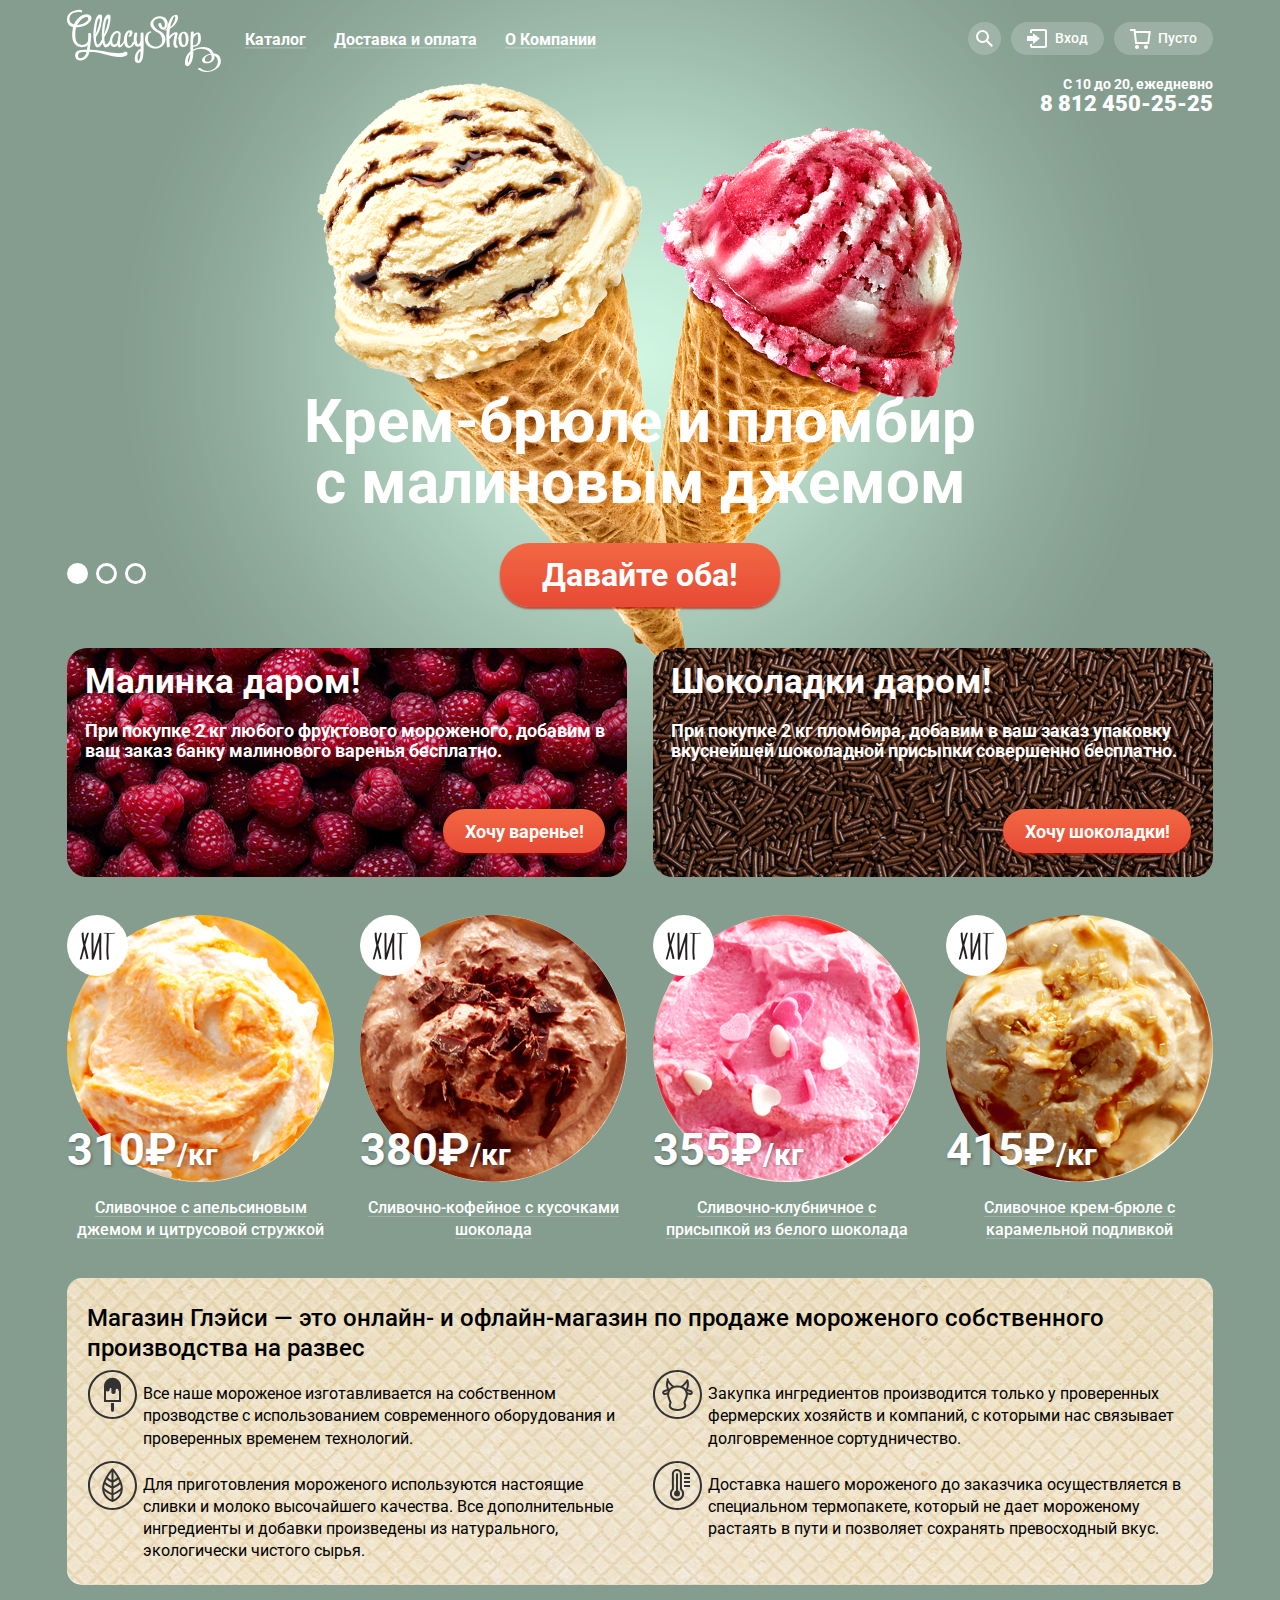
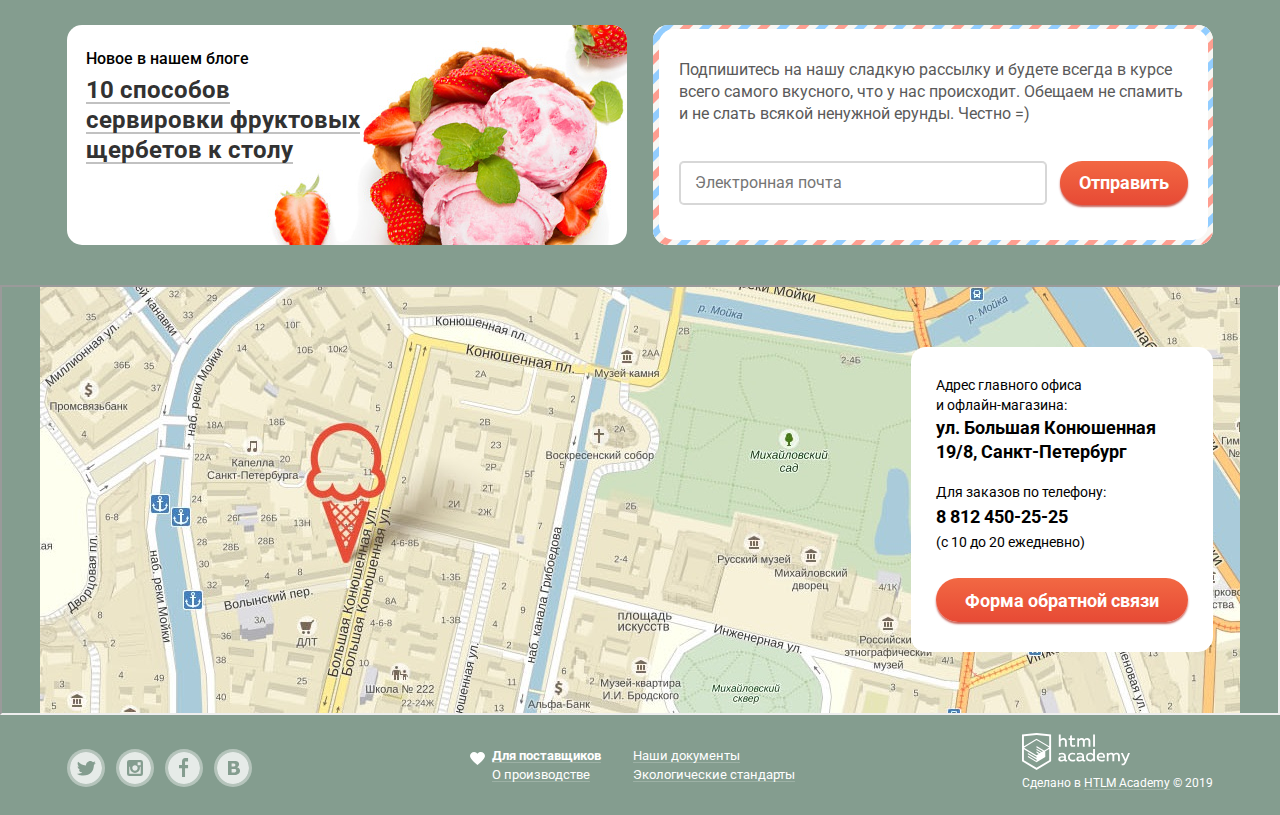
<file: index.html>
<!DOCTYPE html>
<html lang="ru">
  <head>
    <meta charset="utf-8">
    <title>HTML Academy: Глейси</title>
    <link href="https://fonts.googleapis.com/css?family=Roboto:400,500,700&display=swap&subset=cyrillic" rel="stylesheet">
    <link href="css/normalize.min.css" rel="stylesheet">
    <link href="css/style.min.css" rel="stylesheet">
  </head>
  <body class="index-page">
    <input class="slide-radio visually-hidden" type="radio" id="btn-1" name="toggle" checked>
    <input class="slide-radio visually-hidden" type="radio" id="btn-2" name="toggle">
    <input class="slide-radio visually-hidden" type="radio" id="btn-3" name="toggle">

    <div class="slider-background index-page">
      <header class="main-header container">
        <div class="header-top">
          <a aria-label="GllacyShop"><img class="logo" src="img/logo-gllacy.svg" width="154" height="64" alt="GllacyShop"></a>
          <nav class="main-navigation">
            <ul class="main-navigation-list">
              <li class="main-navigation-item">
                <a class="underline"  href="#"><span class="underline-only-normal">Каталог</span></a>
                <ul class="submenu">
                  <li><a href="#">Новинки</a></li>
                  <li><a href="catalog.html">Сливочное</a></li>
                  <li><a href="#">Щербеты</a></li>
                  <li><a href="#">Фруктовый лед</a></li>
                  <li><a href="#">Мелорин</a></li>
                </ul>
              </li>
              <li class="main-navigation-item" >
                <a class="underline button delivery-button" href=""><span class="underline-only-normal">Доставка и оплата</span></a>
              </li>
              <li class="main-navigation-item">
                <a class="underline button about-us-button" href=""><span class="underline-only-normal">О Компании</span></a>
              </li>
            </ul>
          </nav>
          <ul class="user-menu">
            <li class="user-menu-item">
              <a class=" button gray-button find-button" href="">
                <span class="visually-hidden">Поиск</span>
                <svg class="icon" width="17" height="17">
                  <path d="M16.958 15.527L11.75 10.32A6.455 6.455 0 0 0 13 6.5 6.5 6.5 0 1 0 6.5 13a6.465 6.465 0 0 0 3.839-1.263l5.205 5.204 1.414-1.414zM6.5 11C4.019 11 2 8.981 2 6.5S4.019 2 6.5 2 11 4.019 11 6.5 8.981 11 6.5 11z"/>
                </svg>
              </a>
              <form class="find-form header-form" action="https://echo.htmlacademy.ru" method="get">
                <label class="visually-hidden" for="search">Что ищем?</label>
                <input type="search" placeholder="Что ищем?" id="search" name="search" required>
                <button  class="visually-hidden" type="submit">Найти!</button>
              </form>
            </li>
            <li class="user-menu-item">
              <a class="button gray-button login-button" href="">
                <svg  class="icon" width="21" height="20">
                  <path d="M6 14.875L12.917 9.5 6 4.125v2.917H-.042v4.917H6z"/>
                  <path d="M18 0H5C3.9 0 3 .9 3 2v2h2V2h13v15H5v-2H3v2c0 1.1.9 2 2 2h13c1.1 0 2-.9 2-2V2c0-1.1-.9-2-2-2z"/>
                </svg>
                <span>Вход</span>
              </a>
              <form class="login-form header-form" action="https://echo.htmlacademy.ru" method="post">
                <label class="visually-hidden" for="login">Логин: электронная почта</label>
                <input class="email" type="email" name="login" id="login" placeholder="Электронная почта" required>
                <label class="visually-hidden" for="password">Пароль, обязательно к заполнению</label>
                <input class="password" type="password" name="password" id="password" placeholder="Пароль" required>
                <button class="button red-button" type="submit">Войти</button>
                <div class="login-links-wrapper">
                  <a class="i-forget-password underline" href="forget-password.html"><span class="underline-black">Забыли пароль?</span></a>
                  <a class="new-registration underline" href="new-registration.html"><span class="underline-black">Новая регистрация</span></a>
                </div>
              </form>
            </li>
            <li class="user-menu-item">
              <a class="button gray-button basket-button empty-basket" href="">
                <svg class="icon" width="21" height="20">
                  <path class="red-in-case" d="M5.888 4.031L6.922 13h10.45l1.176-8.969z"/>
                  <circle cx="6.984" cy="18" r="2"/>
                  <circle cx="15.984" cy="18" r="2"/>
                  <path d="M5.657 2.031L5.422 0H0v2h3.64l1.5 13h13.988l1.699-12.969H5.657zM17.372 13H6.922L5.888 4.031h12.66L17.372 13z"/>
                </svg>
                <span>Пусто</span>
              </a>
            </li>
          </ul>
        </div>
        <div class="header-bottom">
          <div class="work-time">
            <p>С 10 до 20, ежедневно</p>
            <a class="tel" href="tel:+78124502525" aria-label="Наш телефон: ">
              <b>8 812 450-25-25</b>
            </a>
          </div>
        </div>
      </header>
      <main>
        <h1 class="visually-hidden">Магазин мороженого GllacyShop</h1>
        <section class="special-offer slider container">
          <h2 class="visually-hidden">Специальное предложение</h2>
          <ul class="slider-list">
            <li class="slider-item" id="slide-1">
              <h3>Крем-брюле и пломбир с малиновым джемом</h3>
              <img src="img/slide-1.png" alt="Крем-брюле и пломбир с малиновым джемом" width="1045" height="881">
              <a class="button purchase-button red-button" href="">Давайте оба!</a>
            </li>
            <li class="slider-item" id="slide-2">
              <h3>Шоколадный пломбир и лимонный сорбет </h3>
              <img src="img/slide-2.png" alt="Двойное предложение 3"  width="1045" height="881">
              <a class="button purchase-button red-button" href="">Давайте оба!</a>
            </li>
            <li class="slider-item" id="slide-3">
              <h3>Пломбир с помадкой и клубничный щербет</h3>
              <img src="img/slide-3.png" alt="Двойное предложение 2"  width="1045" height="881">
              <a class="button purchase-button red-button" href="">Давайте оба!</a>
            </li>
          </ul>
          <div class="slider-switcher">
            <label for="btn-1" class="button slider-button current-slide" aria-label="Первый слайд" tabindex="0">
            </label>
            <label for="btn-2" class="button slider-button" aria-label="Второй слайд" tabindex="0">
            </label>
            <label for="btn-3" class="button slider-button" aria-label="Третий слайд" tabindex="0">
            </label>
          </div>
        </section>

        <section class="bonus-offer container">
            <h2 class="visually-hidden">Бонусное предложение</h2>
            <ul class="bonus-offer-list">
              <li class="bonus-offer-item bonus-offer-item1">
                <h3>Малинка даром!</h3>
                <p>При покупке 2 кг любого фруктового мороженого, добавим в ваш заказ банку малинового варенья бесплатно.</p>
                <a class="button purchase-button red-button" href="">Хочу варенье!</a>
              </li>
              <li class="bonus-offer-item bonus-offer-item2">
                <h3>Шоколадки даром!</h3>
                <p>При покупке 2 кг пломбира, добавим в ваш заказ упаковку вкуснейшей шоколадной присыпки совершенно бесплатно.</p>
                <a class="button purchase-button red-button" href="">Хочу шоколадки!</a>
              </li>
            </ul>
        </section>
        <section class="catalog hit-offer container">
          <h2 class="visually-hidden">Хиты продаж</h2>
          <ul class="catalog-list hit-offer">
            <li class="catalog-item">
              <article class="catalog-product">
                <h3><a class="underline" href=""><span class="underline">Сливочное с апельсиновым джемом и цитрусовой стружкой</span></a></h3>
                <p class="is-hit"><span class="visually-hidden">ХИТ</span></p>
                <img src="img/product-crm-orange-citrus.jpg" alt="Сливочное с апельсиновым джемом и цитрусовой стружкой" width="267" height="267">
                <p class="price">310₽<span class="measure">/кг</span></p>
                <a class="button quick-view-button red-button" href="">Быстрый просмотр</a>
              </article>
            </li>
            <li class="catalog-item">
              <article class="catalog-product">
                <h3><a class="underline" href=""><span class="underline">Сливочно-кофейное с кусочками шоколада</span></a></h3>
                <p class="is-hit"><span class="visually-hidden">ХИТ</span></p>
                <img src="img/product-crm-coffee-chocolate.jpg" alt="Сливочно-кофейное с кусочками шоколада" width="267" height="267">
                <p class="price">380₽<span class="measure">/кг</span></p>
                <a class="button  quick-view-button red-button" href="">Быстрый просмотр</a>
              </article>
            </li>
            <li class="catalog-item">
              <article class="catalog-product">
                <h3><a class="underline" href=""><span class="underline">Сливочно-клубничное с присыпкой из белого шоколада</span></a></h3>
                <p class="is-hit"><span class="visually-hidden">ХИТ</span></p>
                <img src="img/product-crm-strawberries-chocolate.jpg" alt="Сливочно-клубничное с присыпкой из белого шоколада" width="267" height="267">
                <p class="price">355₽<span class="measure">/кг</span></p>
                <a class="button  quick-view-button red-button" href="">Быстрый просмотр</a>
              </article>
            </li>
            <li class="catalog-item">
              <article class="catalog-product">
                <h3><a class="underline" href=""><span class="underline">Сливочное крем-брюле с карамельной подливкой</span></a></h3>
                <p class="is-hit"><span class="visually-hidden">ХИТ</span></p>
                <img src="img/product-crm-creme-caramel.jpg" alt="Сливочное крем-брюле с карaмельной подливкой" width="267" height="267">
                <p class="price">415₽<span class="measure">/кг</span></p>
                <a class="button  quick-view-button red-button" href="">Быстрый просмотр</a>
              </article>
            </li>
        </ul>
        </section>
        <section class="features container">
          <div class="features-wrapper">
            <h2 class="visually-hidden">Наши преимущества.</h2>
            <h3>Магазин Глэйси — это онлайн- и офлайн-магазин по продаже мороженого собственного производства на развес</h3>
            <ul class="features-list">
            <li class="features-item we-owners">
              <p> Все наше мороженое изготавливается на собственном
                    прозводстве с использованием современного оборудования
                    и проверенных временем технологий.
              </p>
            </li>
            <li  class="features-item high-quality">
              <p> Закупка ингредиентов производится только у проверенных
                    фермерских хозяйств и компаний, с которыми нас связывает
                    долговременное сортудничество.
              </p>
            </li>
            <li class="features-item eco-standarts">
              <p> Для приготовления мороженого используются настоящие
                    сливки и молоко высочайшего качества. Все дополнительные
                    ингредиенты и добавки произведены из натурального,
                    экологически чистого сырья.
              </p>
            </li>
            <li class="features-item preservation">
              <p> Доставка нашего мороженого до заказчика осуществляется
                    в специальном термопакете, который не дает мороженому
                    растаять в пути и позволяет сохранять превосходный вкус.
              </p>
            </li>
          </ul>
          </div>
        </section>
        <div class="news-subscription container">
          <article class="blog-news">
            <h2>Новое в нашем блоге</h2>
            <h3><a class="underline underline" href=""><span class="underline-black">10 способов сервировки фруктовых щербетов к столу</span></a></h3>
          </article>
          <section class="subscription">
            <h2 class="visually-hidden">Форма для подписки на новости</h2>
            <form class="form" action="https://echo.htmlacademy.ru" method="post">
              <p> Подпишитесь на нашу сладкую рассылку и будете всегда в курсе
                  всего самого вкусного, что у нас происходит.
                  Обещаем не спамить и не слать всякой ненужной ерунды.
                  Честно =) </p>
              <label class="visually-hidden" for="subscription-email">Электронная почта</label>
              <input type="email" name="email" id="subscription-email"  placeholder="Электронная почта" value="">
              <button class="button red-button" type="submit">Отправить</button>
            </form>
          </section>
        </div>
        <section class="contacts">
          <h2 class="visually-hidden">Наши контакты</h2>
          <iframe class="yandex-map" src="https://yandex.ru/map-widget/v1/?um=constructor%3Ae701e40fd2726af44ea99c52d992343ca4b0491d03688eb8a04196adec850fb0&amp;source=constructor" width="1200" height="430"></iframe>
          <img class="contacts-map" src="img/map.jpg" alt="Карта с местоположением Google" width="1200" height="430">
          <div class="container">
            <div class="contacts-card">
              <p class="contacts-item1">Адрес главного офиса и офлайн-магазина:</p>
              <p class="contacts-address">ул. Большая Конюшенная 19/8, Санкт-Петербург</p>
              <p class="contacts-item2">Для заказов по телефону:</p>
              <a class="contacts-tel" href="tel:+78124502525">8 812 450-25-25</a>
              <p class="contacts-working-time">(с 10 до 20 ежедневно)</p>
              <a class="button feedback-button red-button" href="feedback.html">Форма обратной связи</a>
            </div>
          </div>
        </section>
      </main>
      <footer class="container">
        <ul class="social-list">
          <li class="social-item"><a class="button button-social tw" href="https://twitter.com"><span class="visually-hidden">Twitter</span></a></li>
          <li class="social-item"><a class="button button-social insta" href="https://instagram.com"><span class="visually-hidden">Instagram</span></a></li>
          <li class="social-item"><a class="button button-social fb" href="https://facebook.com"><span class="visually-hidden">Facebook</span></a></li>
          <li class="social-item"><a class="button button-social vk" href="https://vk.com"><span class="visually-hidden">vk</span></a></li>
        </ul>
        <nav class="about-us-navigation">
          <ul class="about-us-list column">
            <li class="about-us-item for-suppliers"><a  class="underline" href=""><span class="underline"><b>Для поставщиков</b></span></a></li>
            <li class="about-us-item"><a class="underline" href=""><span class="underline">О производстве</span></a></li>
          </ul>
          <ul class="about-us-list column">
            <li class="about-us-item"><a class="underline" href=""><span class="underline">Наши документы</span></a></li>
            <li class="about-us-item"><a class="underline" href=""><span class="underline">Экологические стандарты</span></a></li>
          </ul>
        </nav>
        <div class="htmlacademy-wrapper">
          <a class="htmlacademy-logo" href="https://htmlacademy.ru/intensive/htmlcss"><img src="img/logo-htmlacademy-small.svg" alt="htmlacademy logo" width="108" height="39"></a>
          <p class="copyright">Сделано в <a class="underline" href="https://htmlacademy.ru/intensive/htmlcss"><span class="underline">HTLM Academy</span></a> © 2019</p>
        </div>
      </footer>
      <section class="modal">
        <form class="feedback-form header-form" action="https://echo.htmlacademy.ru" method="post">
          <h2 class="visually-hidden">Обратная связь</h2>
          <h3>Мы обязательно вам ответим!</h3>
          <label class="visually-hidden" for="name">Как Вас зовут?</label>
          <input class="name" type="text" id="name" placeholder="Как вас зовут?" name="name" required>
          <label class="visually-hidden" for="email">Ваша почта для ответа?</label>
          <input class="email" type="email" id="email" placeholder="Ваша почта для ответа?" name="email" required>
          <label class="visually-hidden" for="message">Напишите что-нибудь...</label>
          <textarea class="message" id="message" placeholder="Напишите что-нибудь..." name="message" required></textarea>
          <button class="button red-button submit" type="submit">Отправить</button>
          <label class="visually-hidden" for="close-form-button">Закрыть окно</label>
          <button class="button modal-close" type="button" id="close-form-button"></button>
        </form>
      </section>
    </div>
    <script src="js/scripts.min.js"></script>
  </body>
</html>
</file>
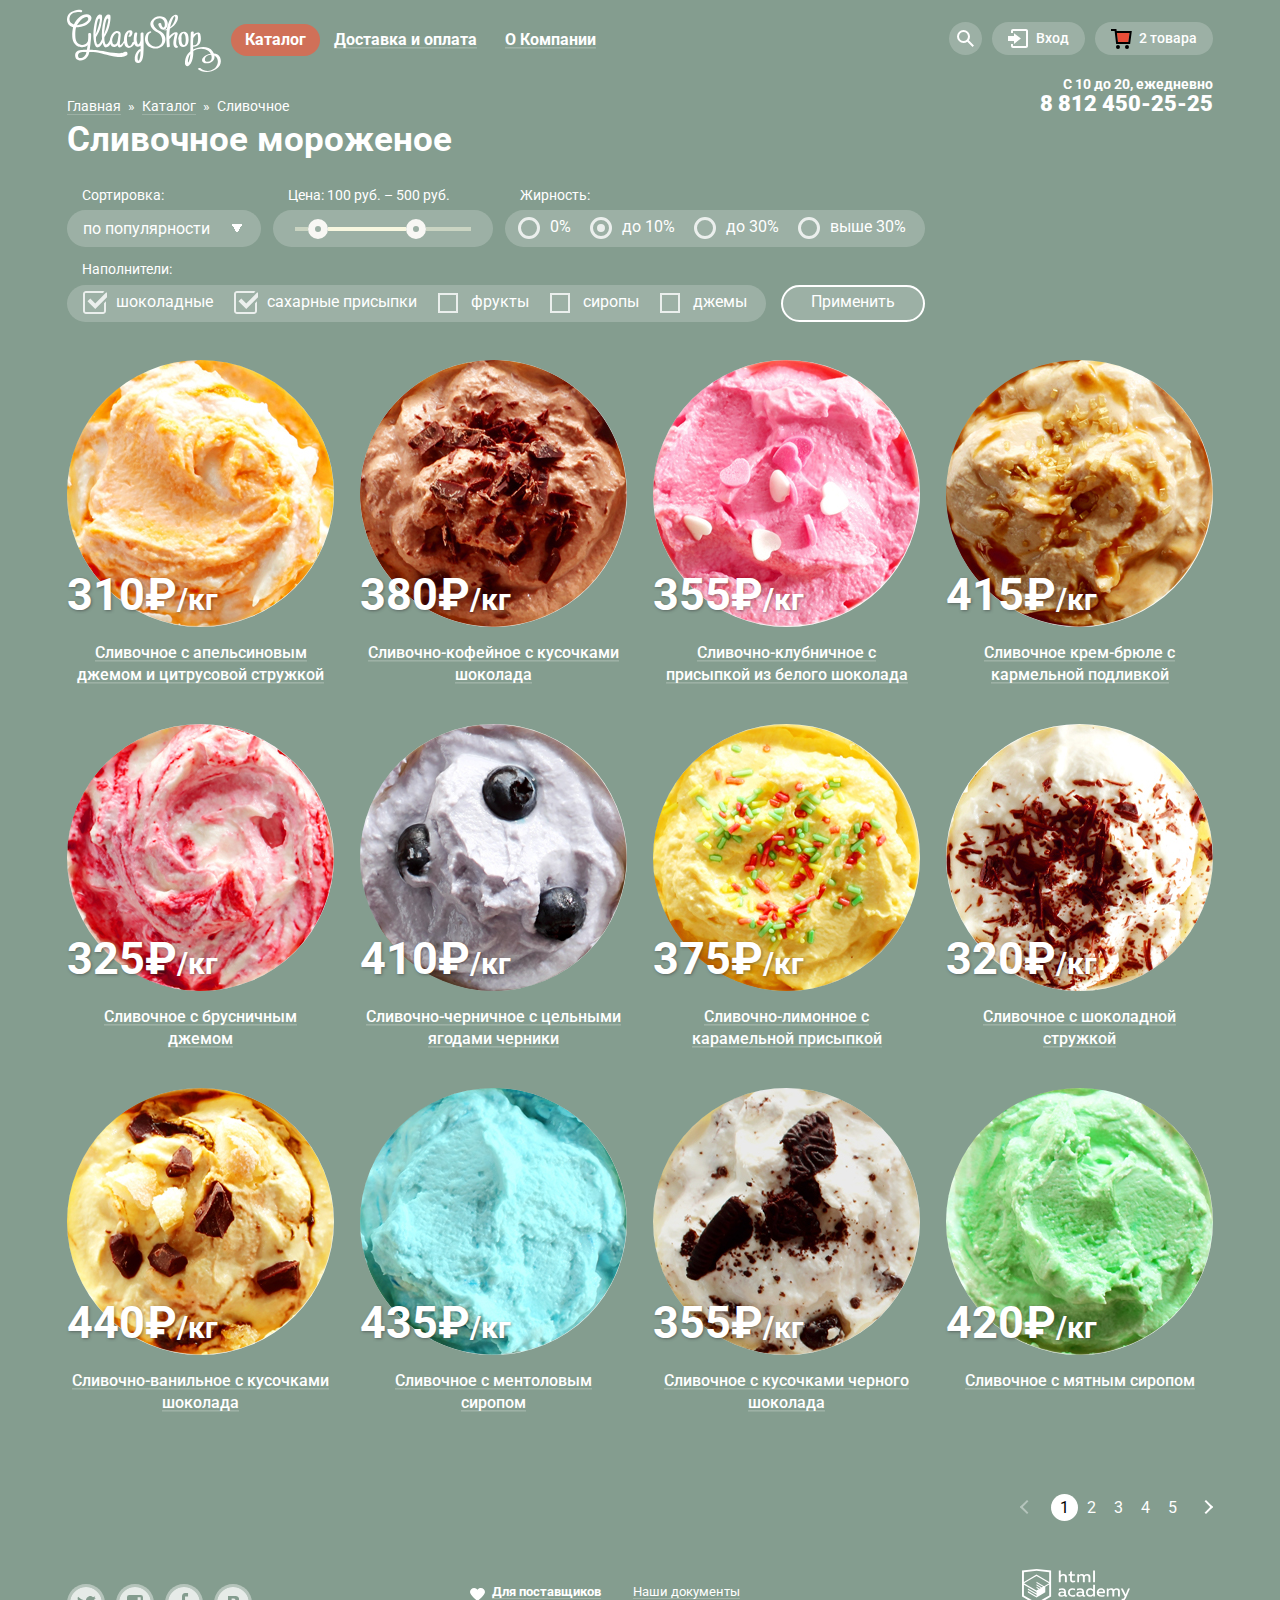
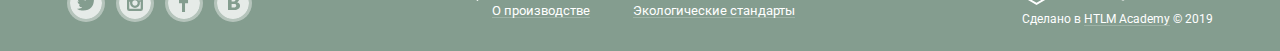
<file: catalog.html>
<!DOCTYPE html>
<html lang="ru">
  <head>
    <meta charset="utf-8">
    <title>HTML Academy: Глейси</title>
    <link href="https://fonts.googleapis.com/css?family=Roboto:400,500,700&display=swap&subset=cyrillic" rel="stylesheet">
    <link href="css/normalize.min.css" rel="stylesheet">
    <link href="css/style.min.css" rel="stylesheet">
  </head>

  <body  class="catalog-page">
    <div class="inner-background">
      <header class="main-header container">
        <div class="header-top">
          <a aria-label="GllacyShop" href="index.html"><img class="logo" src="img/logo-gllacy.svg" width="154" height="64" alt="GllacyShop"></a>
          <nav class="main-navigation">
            <ul class="main-navigation-list">
              <li class="main-navigation-item">
              <a class="no-underline main-navigation-current" href="catalog"><span class="underline-only-normal">Каталог</span></a>
              <ul class="submenu">
                <li><a href="">Новинки</a></li>
                <li class="submenu-current"><a href="catalog.html">Сливочное</a></li>
                <li><a href="">Щербеты</a></li>
                <li><a href="">Фруктовый лед</a></li>
                <li><a href="">Мелорин</a></li>
              </ul>
            </li>
              <li class="main-navigation-item">
                <a class="underline button delivery-button" href=""><span class="underline-only-normal">Доставка и оплата</span></a>
              </li>
                <li class="main-navigation-item">
                <a class="underline button about-us-button" href=""><span class="underline-only-normal">О Компании</span></a>
              </li>
            </ul>
          </nav>
          <ul class="user-menu">
            <li class="user-menu-item">
              <a class=" button gray-button find-button" href="">
                <span class="visually-hidden">Поиск</span>
                <svg class="icon" width="17" height="17">
                    <path d="M16.958 15.527L11.75 10.32A6.455 6.455 0 0 0 13 6.5 6.5 6.5 0 1 0 6.5 13a6.465 6.465 0 0 0 3.839-1.263l5.205 5.204 1.414-1.414zM6.5 11C4.019 11 2 8.981 2 6.5S4.019 2 6.5 2 11 4.019 11 6.5 8.981 11 6.5 11z"/>
                </svg>
              </a>
              <form class="find-form header-form" action="https://echo.htmlacademy.ru" method="get">
                <label class="visually-hidden" for="search">Что ищем?</label>
                <input type="search" placeholder="Что ищем?" id="search" name="search" required>
                <button class="visually-hidden" type="submit">Найти!</button>
              </form>
            </li>
            <li class="user-menu-item">
              <a class=" button gray-button login-button" href="">
                <svg  class="icon" width="21" height="20">
                  <path d="M6 14.875L12.917 9.5 6 4.125v2.917H-.042v4.917H6z"/>
                  <path d="M18 0H5C3.9 0 3 .9 3 2v2h2V2h13v15H5v-2H3v2c0 1.1.9 2 2 2h13c1.1 0 2-.9 2-2V2c0-1.1-.9-2-2-2z"/>
                </svg>
                <span>Вход</span>
              </a>
              <form class="login-form header-form" action="https://echo.htmlacademy.ru" method="post">
                <label class="visually-hidden" for="login">Логин: электронная почта</label>
                <input class="email" type="email" name="login" id="login" placeholder="Электронная почта" required>
                <label class="visually-hidden" for="password">Пароль, обязательно к заполнению</label>
                <input class="password" type="password" name="password" id="password" placeholder="Пароль" required>
                <button class="button red-button" type="submit">Войти</button>
                <div class="login-links-wrapper">
                  <a class="i-forget-password underline" href="forget-password.html"><span class="underline-black">Забыли пароль?</span></a>
                  <a class="new-registration underline" href="new-registration.html"><span class="underline-black">Новая регистрация</span></a>
                </div>
              </form>
            </li>
            <li class="user-menu-item">
              <a class="button gray-button basket-button basket-with-goods" href="">
                <svg class="icon" width="21" height="20">
                    <path class="red-in-case" d="M5.888 4.031L6.922 13h10.45l1.176-8.969z"/>
                    <circle cx="6.984" cy="18" r="2"/>
                    <circle cx="15.984" cy="18" r="2"/>
                    <path d="M5.657 2.031L5.422 0H0v2h3.64l1.5 13h13.988l1.699-12.969H5.657zM17.372 13H6.922L5.888 4.031h12.66L17.372 13z"/>
                </svg>
                <span>2 товара</span>
              </a>
              <div class="basket-form header-form">
                <h2 class="visually-hidden">Ваша корзина</h2>
                <table class="basket-table">
                  <caption class="basket-table-caption">
                    <h3 class="total-row">Итого: 750 руб.</h3>
                    <input name="basket-total" type="hidden" value="750 руб.">
                  </caption>
                  <tr class="basket-table-row">
                    <td><button class="remove-button" type="button"></button></td>
                    <td><img src="img/product-crm-orange-citrus.jpg" alt="Пломбир с апельсиновым джемом"  width="33" height="33"></td>
                    <td><h3>Пломбир с апельсиновым джемом</h3></td>
                    <td><p class="quantity">1,5 кг х <span>200 руб.</span></p></td>
                    <td><p class="sum">300 руб.</p></td>
                  </tr>
                  <tr class="basket-table-row">
                    <td><button class="remove-button" type="button"></button></td>
                    <td><img src="img/product-crm-strawberries-chocolate.jpg" alt="Клубничный пломбир с присыпкой из белого шоколада"  width="33" height="33"></td>
                    <td><h3>Клубничный пломбир с присыпкой из белого шоколада</h3></td>
                    <td><p class="quantity">1,5 кг х <span>300 руб.</span></p></td>
                    <td><p class="sum">450 руб.</p></td>
                  </tr>
                </table>
                <a href="basket.html" class="button red-button">Оформить заказ</a>
              </div>
            </li>
          </ul>
        </div>
        <div class="header-bottom">
          <ul class="breadcrumbs">
            <li><a class="underline" href="index.html"><span class="underline">Главная</span></a></li>
            <li><a class="underline" href=""><span class="underline">Каталог</span></a></li>
            <li class="breadcrumbs-current"><a><span>Сливочное</span></a></li>
          </ul>
          <div class="work-time">
            <p>С 10 до 20, ежедневно</p>
            <a class="tel" href="tel:+78124502525" aria-label="Наш телефон: ">
              <b>8 812 450-25-25</b>
            </a>
          </div>
        </div>
      </header>
      <main>
        <h1 class="title-inner container">Сливочное мороженое</h1>
        <section class="filters container">
          <h2 class="visually-hidden">Фильтр каталога товаров</h2>
          <form class="filters-form" action="https://echo.htmlacademy.ru" method="get">
            <div class="filters-item">
              <label class="filter-items-label">Сортировка:</label>
              <select class="filters-select filters-platform" id="catalog-sort" name="sort">
                <option value="по популярности" selected>по популярности</option>
                <option value="сначала недорогие">сначала недорогие</option>
                <option value="сначала дорогие">сначала дорогие</option>
                <option value="по жирности">по жирности</option>
              </select>
            </div>
            <div class="filters-item">
              <div class="filter-items-label">Цена: 100 руб. – 500 руб.</div>
              <div class="filters-price filters-platform">
                <div class="filters-price-scale">
                  <input type="hidden" name="min-price" value="100">
                  <input type="hidden" name="max-price" value="500">
                  <div class="filters-price-range"></div>
                  <div class="filters-price-toggle toggle-min" tabindex="0" aria-label="Минимальная цена"></div>
                  <div class="filters-price-toggle toggle-max" tabindex="0" aria-label="Максимальная цена"></div>
                </div>
              </div>
            </div>
            <div class="filters-item">
              <div class="filter-items-label">Жирность:</div>
              <ul class="filters-list filters-platform filters-fats">
                <li class="filters-option">
                  <input class="radio visually-hidden" id="filter-fats-zero" tabindex="0" type="radio" name="fats" value="zero">
                  <label class="filters-label non-standart-radio" for="filter-fats-zero">0%</label>
                </li>
                <li class="filters-option">
                  <input class="radio visually-hidden" id="filter-fats-low" tabindex="0" type="radio" name="fats" value="low" checked>
                  <label class="filters-label non-standart-radio" for="filter-fats-low">до 10%</label>
                </li>
                <li class="filters-option">
                  <input class="radio visually-hidden" id="filter-fats-middle" tabindex="0" type="radio" name="fats" value="middle">
                  <label class="filters-label non-standart-radio" for="filter-fats-middle">до 30%</label>
                </li>
                <li class="filters-option">
                  <input class="radio visually-hidden" id="filter-fats-high"  tabindex="0" type="radio" name="fats" value="high">
                  <label class="filters-label non-standart-radio" for="filter-fats-high">выше 30%</label>
                </li>
              </ul>
            </div>
            <div class="filters-item" aria-label="Фильтр по наполнителям">
              <div class="filter-items-label">Наполнители:</div>
              <ul class="filters-list filters-platform filters-fillers">
                <li class="filters-option">
                  <input class="visually-hidden" id="filter-chocolate" type="checkbox" name="chocolate" checked>
                  <label class="filters-label non-standart-checkbox" for="filter-chocolate">шоколадные</label>
                </li>
                <li class="filters-option">
                  <input class="visually-hidden" id="filter-sugar" type="checkbox" name="sugar" checked>
                  <label class="filters-label non-standart-checkbox" for="filter-sugar">сахарные присыпки</label>
                </li>
                <li class="filters-option">
                  <input class="visually-hidden" id="filter-fruit" type="checkbox" name="fruit">
                  <label class="filters-label non-standart-checkbox" for="filter-fruit">фрукты</label>
                </li>
                <li class="filters-option">
                  <input class="visually-hidden" id="filter-syrups" type="checkbox" name="syrups">
                  <label class="filters-label non-standart-checkbox" for="filter-syrups">сиропы</label>
                </li>
                <li class="filters-option">
                  <input class="visually-hidden" id="filter-jams" type="checkbox" name="jams">
                  <label class="filters-label non-standart-checkbox" for="filter-jams">джемы</label>
                </li>
              </ul>
            </div>
            <button class="button filters-button filters-platform" type="submit">Применить</button>
          </form>
        </section>
        <section class="catalog container">
          <h2 class="visually-hidden">Ассортимент сливочного мороженого</h2>
          <ul class="catalog-list">
            <li class="catalog-item">
              <article class="catalog-product">
                <h3><a class="underline" href=""><span class="underline">Сливочное с апельсиновым джемом и цитрусовой стружкой</span></a></h3>
                <img src="img/product-crm-orange-citrus.jpg" alt="Сливочное с апельсиновым джемом и цитрусовой стружкой" width="267" height="267">
                <p class="price">310₽<span class="measure">/кг</span></p>
                <a class="button red-button quick-view-button" href="">Быстрый просмотр</a>
              </article>
            </li>
            <li class="catalog-item">
              <article class="catalog-product">
                <h3><a class="underline" href=""><span class="underline">Сливочно-кофейное с кусочками шоколада</span></a></h3>
                <img src="img/product-crm-coffee-chocolate.jpg" alt="Сливочно-кофейное с кусочками шоколада" width="267" height="267">
                <p class="price">380₽<span class="measure">/кг</span></p>
                <a class="button red-button quick-view-button" href="">Быстрый просмотр</a>
              </article>
            </li>
            <li class="catalog-item">
              <article class="catalog-product">
                <h3><a class="underline" href=""><span class="underline">Сливочно-клубничное с присыпкой из белого шоколада</span></a></h3>
                <img src="img/product-crm-strawberries-chocolate.jpg" alt="Сливочно-клубничное с присыпкой из белого шоколада" width="267" height="267">
                <p class="price">355₽<span class="measure">/кг</span></p>
                <a class="button red-button quick-view-button" href="">Быстрый просмотр</a>
              </article>
            </li>
            <li class="catalog-item">
              <article class="catalog-product">
                <h3><a class="underline" href=""><span class="underline">Сливочное крем-брюле с кармельной подливкой</span></a></h3>
                <img src="img/product-crm-creme-caramel.jpg" alt="Сливочное крем-брюле с кармельной подливкой" width="267" height="267">
                <p class="price">415₽<span class="measure">/кг</span></p>
                <a class="button red-button quick-view-button" href="">Быстрый просмотр</a>
              </article>
            </li>
            <li class="catalog-item">
              <article class="catalog-product">
                <h3><a class="underline" href=""><span class="underline">Сливочное с брусничным джемом</span></a></h3>
                <img src="img/product-crm-cowberry.jpg" alt="Сливочное с брусничным джемом" width="267" height="267">
                <p class="price">325₽<span class="measure">/кг</span></p>
                <a class="button red-button quick-view-button" href="">Быстрый просмотр</a>
              </article>
            </li>
            <li class="catalog-item">
              <article class="catalog-product">
                <h3><a class="underline" href=""><span class="underline">Сливочно-черничное с цельными ягодами черники</span></a></h3>
                <img src="img/product-crm-blueberry.jpg" alt="Сливочно-черничное с цельными ягодами черники" width="267" height="267">
                <p class="price">410₽<span class="measure">/кг</span></p>
                <a class="button red-button quick-view-button" href="">Быстрый просмотр</a>
              </article>
            </li>
            <li class="catalog-item">
              <article class="catalog-product">
                <h3><a class="underline" href=""><span class="underline">Сливочно-лимонное с карамельной присыпкой</span></a></h3>
                <img src="img/product-crm-lemon-caramel.jpg" alt="Сливочно-лимонное с карамельной присыпкой" width="267" height="267">
                <p class="price">375₽<span class="measure">/кг</span></p>
                <a class="button red-button quick-view-button" href="">Быстрый просмотр</a><!--Исправить-->
              </article>
            </li>
            <li class="catalog-item">
              <article class="catalog-product">
                <h3><a class="underline" href=""><span class="underline">Сливочное с шоколадной стружкой</span></a></h3>
                <img src="img/product-crm-chocolate-chips.jpg" alt="Сливочное с шоколадной стружкой" width="267" height="267">
                <p class="price">320₽<span class="measure">/кг</span></p>
                <a class="button red-button quick-view-button" href="">Быстрый просмотр</a><!--Исправить-->
              </article>
            </li>
            <li class="catalog-item">
              <article class="catalog-product">
                <h3><a class="underline" href=""><span class="underline">Сливочно-ванильное с кусочками шоколада</span></a></h3>
                <img src="img/product-crm-vanilla-chocolate.jpg" alt="Сливочно-ванильное с кусочками шоколада" width="267" height="267">
                <p class="price">440₽<span class="measure">/кг</span></p>
                <a class="button red-button quick-view-button" href="">Быстрый просмотр</a><!--Исправить-->
              </article>
            </li>
            <li class="catalog-item">
              <article class="catalog-product">
                <h3><a class="underline" href=""><span class="underline">Сливочное с ментоловым сиропом</span></a></h3>
                <img src="img/product-crm-menthol-sirup.jpg" alt="Сливочное с ментоловым сиропом" width="267" height="267">
                <p class="price">435₽<span class="measure">/кг</span></p>
                <a class="button red-button quick-view-button" href="">Быстрый просмотр</a><!--Исправить-->
              </article>
            </li>
            <li class="catalog-item">
              <article class="catalog-product">
                <h3><a class="underline" href=""><span class="underline">Сливочное с кусочками черного шоколада</span></a></h3>
                <img src="img/product-crm-black-chocolate.jpg" alt="Сливочное с кусочками черного шоколада" width="267" height="267">
                <p class="price">355₽<span class="measure">/кг</span></p>
                <a class="button red-button quick-view-button" href="">Быстрый просмотр</a><!--Исправить-->
              </article>
            </li>
            <li class="catalog-item">
              <article class="catalog-product">
                <h3><a class="underline" href=""><span class="underline">Сливочное с мятным сиропом</span></a></h3>
                <img src="img/product-crm-mint.jpg" alt="Сливочное с мятным сиропом" width="267" height="267">
                <p class="price">420₽<span class="measure">/кг</span></p>
                <a class="button red-button quick-view-button" href="">Быстрый просмотр</a>
              </article>
            </li>
        </ul>
          <ul class="paginator">
            <li><a class="button  button-prev disabled">Назад</a></li>
            <li class="current-page"><a class="button  button-page-number" href="1">1</a></li>
            <li><a class="button  button-page-number" href="2">2</a></li>
            <li><a class="button  button-page-number" href="3">3</a></li>
            <li><a class="button  button-page-number" href="4">4</a></li>
            <li><a class="button  button-page-number" href="5">5</a></li>
            <li><a class="button  button-next" href="next">Вперед</a></li>
          </ul>
        </section>
      </main>
      <footer class="container">
        <ul class="social-list">
          <li class="social-item"><a class="button button-social tw" href="https://twitter.com"><span class="visually-hidden">Twitter</span></a></li>
          <li class="social-item"><a class="button button-social insta" href="https://instagram.com"><span class="visually-hidden">Instagram</span></a></li>
          <li class="social-item"><a class="button button-social fb" href="https://facebook.com"><span class="visually-hidden">Facebook</span></a></li>
          <li class="social-item"><a class="button button-social vk" href="https://vk.com"><span class="visually-hidden">vk</span></a></li>
        </ul>
        <nav class="about-us-navigation">
          <ul class="about-us-list column">
            <li class="about-us-item for-suppliers"><a  class="underline" href=""><span class="underline"><b>Для поставщиков</b></span></a></li>
            <li class="about-us-item"><a class="underline" href=""><span class="underline">О производстве</span></a></li>
          </ul>
          <ul class="about-us-list column">
            <li class="about-us-item"><a class="underline" href=""><span class="underline">Наши документы</span></a></li>
            <li class="about-us-item"><a class="underline" href=""><span class="underline">Экологические стандарты</span></a></li>
          </ul>
        </nav>
        <div class="htmlacademy-wrapper">
          <a href="https://htmlacademy.ru/intensive/htmlcss"><img src="img/logo-htmlacademy-small.svg" alt="htmlacademy logo" width="108" height="39"></a>
          <p class="copyright">Сделано в <a class="underline" href="https://htmlacademy.ru/intensive/htmlcss"><span class="underline">HTLM Academy</span></a> © 2019</p>
        </div>
      </footer>
    </div>
  </body>
</html>
</file>
<file: css/style.min.css>
body {font-family: "Roboto", "Tahoma", sans-serif;color: white;min-width: 1166px;}.inner-background {background-color: #849d8f;}img {max-width: 100%;height: auto;}.container {width: 1146px;padding: 0 10px;margin: 0 auto;}.visually-hidden, input[type="checkbox"].visually-hidden, input[type="radio"].visually-hidden {position: absolute;width: 1px;height: 1px;margin: -1px;border: 0;padding: 0;clip: rect(0 0 0 0);overflow: hidden;}.button {display: block;box-sizing: border-box;color: white;vertical-align: middle;text-align: center;margin: 0;text-decoration: none;}.button.red-button {border: 0;box-shadow: 0px 2px 2px 0 rgba(172, 16, 0, 0.64);background-image: linear-gradient(to top, #e74a35, #f26843);border-radius: 30px;font-weight: bold;padding: 0 19px;height: 44px;font-size: 18px;}.button.red-button:hover, .button.red-button:focus {box-shadow: 0px 2px 2px 0 #ac1000;background-image: linear-gradient(to bottom, rgba(255, 255, 255, 0.2), rgba(255, 255, 255, 0.2)), linear-gradient(to top, #e74a35, #f26843);}.button.red-button:active {box-shadow: inset 0px 2px 2px 0 #942718;background-image: linear-gradient(to bottom, rgba(0, 0, 0, 0.07), rgba(0, 0, 0, 0.07)), linear-gradient(to bottom, #e74a35, #f26843);}.gray-button {background-color: rgba(255, 255, 255, 0.2);border-radius: 30px;padding: 0 16px 0 16px;}.gray-button:hover, .gray-button:focus {background-color: #f8f7f4;color: black;}.gray-button .icon {fill: white;vertical-align: middle;}.icon .red-in-case {fill: none;}.gray-button .icon:not(:last-child) {margin-right: 4px;}.gray-button:hover .icon, .gray-button:focus .icon {fill: black;}.underline {text-decoration: none;color: inherit;font-size: inherit;font-weight: inherit;}.underline>[class^="underline"] {color: inherit;background-image: linear-gradient(to right, rgba(255,255,255,0.2), rgba(255,255,255,0.2));background-position: 0 1.1em;background-repeat: no-repeat;background-size: 100% 0.1em;}a:hover>[class^="underline"], a:focus>[class^="underline"], a:active>[class^="underline"] {color: black;}.underline:hover>.underline, .underline:focus>.underline, .underline:active>.underline{background-image: linear-gradient(to right, rgba(255, 188, 158, 0.3), rgba(255, 188, 158,0.3));color: rgb(255, 188, 158);}.underline>.underline-black {background-image: linear-gradient(to right, rgba(50, 50, 50, 0.3), rgba(50, 50, 50, 0.3));color: rgb(50, 50, 50);}.underline:hover>.underline-black, .underline:focus>.underline-black, .underline:active>.underline-black {background-image: linear-gradient(to right, rgba(232, 77, 55, 0.3), rgba(232, 77, 55, 0.3));color: rgb(232, 77, 55);}.subscription input::placeholder, .header-form input::placeholder, .header-form textarea::placeholder {font-weight: normal;}.subscription input, .header-form input, .header-form textarea {border: 0;border-radius: 5px;border-color: transparent;box-shadow: inset 0 0 0 1px rgba(178, 178, 178, 0.52);box-sizing: border-box;line-height: 44px;font-size: inherit;font-family: inherit;font-weight: bold;padding-left: 15px;height: 44px;}.subscription input:hover, .header-form input:hover, .header-form textarea:hover {box-shadow: inset 0 0 0 2px rgba(154, 154, 154, 0.52);}.subscription input:focus, .header-form input:focus, .header-form textarea:focus {font-weight: bold;box-shadow: inset 0 0 0 2px rgba(46, 136, 228, 0.52);}.main-header {position: relative;display: flex;z-index: 2;flex-direction: column;flex-wrap: wrap;padding-top: 9px;}.header-top {display: flex;}.header-bottom {display: flex;}.logo {margin: 0;margin-right: 10px;}.main-navigation {display: flex;}.main-navigation-list {display: flex;list-style: none;margin: 0;padding: 0;width: 600px;align-items: center;}.main-navigation-item {position: relative;margin-top: -7px;}.main-navigation-item > a:hover, .main-navigation-item > a:focus {border-radius: 20px;background-color: #f8f7f4;background-image: none;}.main-navigation-item > a:active {border-radius: 20px;box-shadow: inset 0px 2px 1px 0 #696969;background-color: #ededed;}.main-navigation-item .main-navigation-current {display: block;border-radius: 20px;background-color: #d07058;line-height: 32px;}.main-navigation-item > a {position: relative;display: block;line-height: 32px;vertical-align: middle ;color: white;font-size: 16px;font-weight: bold;text-decoration: none;padding-left: 14px;padding-right: 14px;}.main-navigation-item .submenu {display: none;margin: 0;padding: 0;list-style: none;position: absolute;z-index: 10;border-collapse: collapse;border-radius: 5px;background-color: #f8f7f4;color: black;top: 38px;white-space: nowrap;}.submenu a {display: block;color: black;text-decoration: none;margin: 0 20px;line-height: 28px;font-size: 14px;}.submenu-current a {color: white;}.main-navigation-item:hover .submenu, .main-navigation-item a:active .submenu {display: block;}.main-navigation-item:focus-within .submenu {display: block;}.submenu::before {display: block;position: absolute;z-index: 7;content: "";width: 100%;height: 10px;top: -10px;}.submenu li:hover, .submenu li:focus {background-color: #fbded8;}.submenu li:focus-within {background-color: #fbded8;}.submenu li:active {background-color: #f6b5a5 ;}.submenu .submenu-current {background-color: #d07058;}.submenu li:first-child:hover, .submenu li:first-child:focus {border-radius: 5px 5px 0 0;}.submenu li:first-child:focus-within {border-radius: 5px 5px 0 0;}.submenu li:last-child:hover, .submenu li:last-child:focus {border-radius: 0 0 5px 5px;}.submenu li:last-child:focus-within {border-radius: 0 0 5px 5px;}.submenu li:first-child {font-weight: bold;background-image: linear-gradient(to right, rgba(0,0,0,0.2), rgba(0,0,0,0.2));background-position: 6px 35px;background-repeat: no-repeat;background-size: 128px 1px;}.submenu li:first-child a {line-height: 37px;}.submenu li:nth-child(2) a {line-height: 37px;}.user-menu {list-style: none;margin: 0;padding: 0;display: flex;width: 300px;justify-content: flex-end;align-items: center;margin-left: auto }.user-menu .button {font-size: 14px;line-height: 33px;font-weight: 500;margin-top: -10px;}.user-menu-item {position: relative;}.user-menu-item:not(:last-child) {margin-right: 10px;}.user-menu .find-button {padding: 0;text-align: center;width: 33px;height: 33px;border-radius: 50%;}.find-button:hover ~ .find-form, .find-button:focus ~ .find-form, .find-form:hover, .find-form:focus {display: flex;}.login-button:hover ~ .login-form, .login-button:focus ~ .login-form, .login-form:hover, .login-form:focus {display: flex;}.basket-button:hover .red-in-case, .basket-button:focus .red-in-case {fill: #E84D37;}.basket-with-goods .red-in-case {fill: #E84D37;}.basket-with-goods .icon {fill: black;}.basket-with-goods:hover ~ .basket-form, .basket-with-goods:focus ~ .basket-form, .basket-form:hover {display: block;}.work-time {margin: 0;padding: 0;font-size: 14px;line-height: 15px;font-weight: bold;text-align: right;margin-left: auto;}.work-time p {margin: 0;padding: 0;}.work-time .tel {color: white;font-size: 22px;line-height: 24px;text-decoration: none;font-weight: bold;}.title-inner {font-size: 35px;font-weight: bold;line-height: 38px;margin-top: 5px;}.breadcrumbs {display: flex;list-style: none;padding: 0;margin: 0;align-items: flex-end;font-size: 14px;line-height: 20px;}.breadcrumbs li {position: relative;padding-right: 21px;}.breadcrumbs li:not(:last-child)::after {content: "»";position: absolute;top: 0;right: 7px;}.filters-form {margin-top: 14px;display: flex;flex-wrap: wrap;align-items: flex-end;width: 858px;justify-content: space-between;}.filters-list {list-style: none;margin: 0;padding: 0;}.filters-item {display: flex;flex-direction: column;margin-top: 14px;}.filter-items-label {font-size: 14px;padding-left: 15px;}.filters-platform {display: flex;justify-content: space-between;box-sizing: border-box;margin-top: 7px;height: 37px;background-color: rgba(255, 255, 255, 0.2);color: white;font-size: 16px;border-radius: 200px;border: 0;}.filters-select {display: block;width: 194px;-webkit-appearance: none;-moz-appearance: none;appearance: none;padding-left: 16px;background-image: linear-gradient(60deg, transparent 50%, white 50%), linear-gradient(-60deg, transparent 50%, white 50%);background-repeat: no-repeat;background-position: 165px center, 170px center;background-size: 5px 10px;}.filters-select::-ms-expand {display: none;}.filters-select:hover {color: black;background-image: linear-gradient(60deg, transparent 50%, black 50%), linear-gradient(-60deg, transparent 50%, black 50%);}.filters-select option {background-color: white;line-height: 16px;height: 20px;font-size: 14px;}.filters-price {width: 220px;}.filters-price-scale {position: relative;z-index: 4;display: block;width: 176px;height: 4px;margin: 17px 22px;border-left: 13px solid rgba(248, 247, 224, 0.5);border-right: 45px solid rgba(248, 247, 224, 0.5);}.filters-price-range {display: block;margin: 0 20px;z-index: 3;height: 4px;background-color: rgba(248, 247, 224, 1);}.filters-price-toggle {position: absolute;z-index: 5;top: -8px;display: block;box-sizing: border-box;width: 20px;height: 20px;border-radius: 50%;border: 7px solid rgb(248, 247, 244);}.filters-price-toggle.toggle-max {right: 0;}.filters-price-toggle.toggle-min {left: 0;}.filters-label {position: relative;padding-left: 32px;margin-right: 19px;}.filters-option:last-child .filters-label {margin-right: 0;}.filters-fats {padding-top: 8px;padding-left: 13px;padding-right: 19px;width: 420px;}.non-standart-radio::before {position: absolute;box-sizing: border-box;left: 0px;top: 0px;display: block;content: "";width: 22px;height: 22px;border-radius: 50%;border-style: solid;border-width: 3px;}.filters-label:hover::before, .filters-label:hover::after {opacity: 1;cursor: pointer;}.filters-option input:focus ~ .filters-label::before {opacity: 1;cursor: pointer;outline: 1px solid blue;}.filters-label::before, .filters-label::after {opacity: 0.8;}.filters-option input[type=radio]:checked ~ .non-standart-radio::after {position: absolute;box-sizing: border-box;display: block;content: "";width: 8px;height: 8px;border-radius: 50%;border-width: 4px;border-style: solid;top: 7px;left: 7px;}.filters-fillers {padding-top: 8px;padding-left: 16px;padding-right: 19px;}.non-standart-checkbox {padding-left: 33px;margin-right: 21px;}.non-standart-checkbox::before {position: absolute;box-sizing: border-box;display: block;content: "";width: 20px;height: 20px;border-style: solid;border-width: 2px;}.filters-option input[type=checkbox]:checked ~ .non-standart-checkbox::before {position: absolute;box-sizing: border-box;top: -1px;display: block;width: 24px;height: 23px;content: "";border: 0;background-image: url(../img/btn-checkbox-on.svg);}.filters-option input[type=checkbox]:disabled ~ .non-standart-checkbox::before, .filters-option input[type=radio]:disabled ~ .non-standart-radio::before, .filters-option input[type=radio]:disabled ~ .non-standart-radio::after {opacity: 0.4;cursor: default;}.filters-button {box-sizing: border-box;width: 144px;justify-content: center;line-height: 28px;border: 2px solid white;}.filters-button:hover {background-color: white;color: black;}.filters-button:active {box-shadow: inset 0px 2px 1px 0 #696969;background-color: #ededed;color: black;}.slider-background {position: relative;display: block;transition: background-color 2s ease;}#btn-1:checked ~ .slider-background {background-color: #849d8f;}#btn-2:checked ~ .slider-background{background-color: #8996a6;}#btn-3:checked ~ .slider-background {background-color: #9d8b84;}#btn-1:checked ~ .slider-background label[for="btn-1"], #btn-2:checked ~ .slider-background label[for="btn-2"], #btn-3:checked ~ .slider-background label[for="btn-3"] {background-color: #ffffff;}.slider-item {display: none;text-align: center;transition: display 0.5s ease;}#btn-1:checked ~ .slider-background #slide-1, #btn-2:checked ~ .slider-background #slide-2, #btn-3:checked ~ .slider-background #slide-3 {display: block;}.special-offer {display: flex;flex-wrap: wrap;flex-direction: column;margin-top: 10px;padding-bottom: 23px;}.special-offer .slider-list {list-style: none;padding: 0;margin: 0;}.slider-item img {position: absolute;z-index: 1;margin: auto;top: 0;left: 50%;margin-left: -523px;}.slider-item h3 {position: absolute;z-index: 4;display: block;margin: auto;left: 50%;top: 392px;margin-left: -337px;font-weight: bold;font-size: 60px;width: 674px;line-height: 60.5px;}.slider-item .button {position: absolute;z-index: 5;top: 543px;left: 50%;width: 280px;margin: auto;margin-left: -140px;font-size: 32px;line-height: 64px;font-weight: bold;height: 64px;}.slider-button {position: relative;z-index: 2;display: block;border: 3px solid white;border-radius: 50%;width: 21px;height: 21px;margin-right: 8px;margin-top: 437px;}.slider-button:hover, .slider-button:focus {background-color: rgba(255, 255, 255, 0.4);}.slider-radio:focus ~ .slider-button {outline: 2px solid blue;background-color: rgba(255, 255, 255, 0.4);}.slider-switcher {display: flex;}.bonus-offer {margin-top: 41px;}.bonus-offer {position: relative;z-index: 7;}.bonus-offer-list {display: flex;flex-wrap: wrap;justify-content: space-between;margin: 0;padding: 0;}.bonus-offer li {box-sizing: border-box;display: block;width: 560px;min-height: 229px;border-radius: 20px;padding-left: 18px;padding-top: 14px;}.bonus-offer-item1 {background-color: #8E1730;background-image: url(../img/bg-raspberries.jpg);}.bonus-offer-item2 {background-color: #5E3A29;background-image: url(../img/bg-chocolate.jpg);}.bonus-offer h3 {font-size: 35px;font-weight: bold;margin: 0;}.bonus-offer p {font-size: 18px;font-weight: bold;}.bonus-offer .button {margin-top: 29px;margin-right: 22px;line-height: 45px;float: right;padding-left: 22px;padding-right: 21px;}.catalog {margin-top: 30px;padding-top: 8px;}.catalog-list {display: flex;flex-wrap: wrap;margin: 0;padding: 0;list-style: none;margin-top: -38px;}.catalog-item {margin-top: 38px;margin-right: 26px;position: relative;}.catalog-item:nth-child(4n) {margin-right: 0;}.catalog-product {display: flex;position: relative;flex-direction: column;}.hit-offer .is-hit {display: block;position: absolute;z-index: 1;margin: 0;width: 61px;height: 61px;background-image: url(../img/mark-hit.svg);background-repeat: no-repeat;}.catalog-product img {border-radius: 50%;}.catalog-product h3 {width: 258px;font-size: 16px;margin: 0;margin-top: 15px;line-height: 22px;text-align: center;font-weight: 500;align-self: center;order: 3;}.catalog-product::before {display: none;content: "";position: absolute;top: -6px;left: 50%;margin-left: -147px;z-index: -1;width: 294px;height: 405px;opacity: 0.2;box-shadow: 0px 20px 20px 0 rgba(0, 0, 0, 0.4);background-color: rgba(248, 247, 244, 0.4);}.catalog .red-button {opacity: 0;pointer-events: none;position: absolute;z-index: 1;top: 339px;box-sizing: border-box;line-height: 44px;width: 200px;padding: 0;align-self: center;order: 4;}.catalog-product:hover::before {display: block;}.catalog-product:hover {z-index: 1;}.catalog-product:hover .red-button {opacity: 1;pointer-events: all;}.catalog-product:focus-within::before {display: block;}.catalog-product:focus-within {z-index: 1;}.catalog-product:focus-within .red-button {opacity: 1;pointer-events: all;}.catalog .price {position: absolute;z-index: 1;top: 209px;margin: 0;padding: 0;text-shadow: 0.5px 0.9px 3px rgba(49, 50, 53, 0.5);font-size: 45px;font-weight: bold;}.catalog .measure {font-size: 30px;}.catalog .paginator {display: flex;justify-content: flex-end;position: relative;margin: 0;padding: 0;list-style: none;margin-top: 80px;padding-bottom: 30px;}.paginator a {display: block;width: 27px;height: 27px;color: inherit;line-height: 27px;padding: 0;margin: 0;}.paginator .current-page, .paginator a:active {color: black;background-color: #ffffff;border-radius: 50%;}.paginator a[href]:hover, .paginator a[href]:focus {background-color: rgba(255, 255, 255, 0.2);border-radius: 50%;}.paginator .button-prev:hover, .paginator .button-prev:focus, .paginator .button-next:hover, .paginator .button-next:focus {background-color: transparent;}.paginator .button-prev, .paginator .button-next {text-indent: -200px;overflow: hidden;position: relative;}.paginator .button-prev {margin-right: 9px;}.paginator .button-next {margin-left: 0;}.paginator .button-prev::before, .paginator .button-next::before {position: absolute;content: "";display: block;box-sizing: border-box;width: 10px;height: 10px;border-top: 2px solid white;border-right: 2px solid white;top: 8px;}.paginator .button-prev::before {transform: rotate(-135deg);left: 7px;}.paginator .button-next::before {transform: rotate(45deg);right: 2px;}.paginator a.disabled, .paginator a.disabled:hover, .paginator a.disabled:focus {opacity: 0.4;background-color: transparent;cursor: default;pointer-events: none;}.features {margin-top: 37px;}.features {display: block;color: black;}.features-wrapper {background-image: url(../img/bg-wafer.jpg);background-color: #EBDFC3;border-radius: 15px;padding-left: 20px;padding-top: 20px;padding-right: 20px;padding-bottom: 13px;}.features h3 {width: 1130px;font-size: 24px;font-weight: 500;margin-top: 5px;margin-bottom: 0;line-height: 1.25;padding: 0;}.features-list {display: flex;flex-wrap: wrap;justify-content: space-between;list-style: none;margin: 0;padding: 0;margin-top: 6px;}.features-item {margin-right: 0;position: relative;padding-left: 56px;margin-top: 0;margin-bottom: 10px;padding-top: 14px;}.features p {margin: 0;width: 485px;font-size: 16px;font-weight: normal;line-height: 1.38;text-align: left;}.features-item::before {position: absolute;display: block;content: "";width: 49px;height: 49px;background-image: url(../img/icon-heart.svg);top: 1px;left: 1px;}.eco-standarts::before {background-image: url(../img/icon-leaf.svg);}.high-quality::before {background-image: url(../img/icon-cow.svg);}.features-item.we-owners::before {background-image: url(../img/icon-ice-cream.svg);}.features-item.preservation::before {background-image: url(../img/icon-thermometer.svg);}.news-subscription {display: flex;margin-top: 40px;justify-content: space-between;}.news-subscription {color: black;}.blog-news {display: block;box-sizing: border-box;width: 560px;min-height: 220px;padding-left: 19px;padding-top: 23px;background-color: white;background-image: url(../img/bg-blog-news.jpg);border-radius: 15px;}.blog-news h2 {font-size: 16px;font-weight: 500;line-height: 1.38;text-align: left;margin: 0;margin-bottom: 5px;}.blog-news h3 {width: 281px;padding: 0;margin: 0;font-size: 24px;font-weight: bold;line-height: 1.25;text-align: left;}.blog-news a {color: #323232;font-size: 24px;}.subscription {display: flex;box-sizing: border-box;align-items: center;width: 560px;min-height: 220px;background-image: url(../img/bg-post-pattern.svg);}.subscription .form {display: flex;flex-wrap: wrap;align-items: flex-end;align-content: space-between;justify-content: space-between;box-sizing: border-box;border-radius: 15px;width: 549px;min-height: 211px;margin: 0 auto;background-color: white;padding-left: 20px;padding-top: 19px;padding-right: 20px;padding-bottom: 35px;color: #5a5a5a;font-size: 16px;line-height: 22px;padding-top: 30px;}.subscription p {margin: 0;padding: 0;width: 506px;}.subscription input {margin: 0;box-sizing: border-box;font-size: inherit;font-family: inherit;border-radius: 5px;line-height: 44px;border: 0;border: 1px solid rgba(178, 178, 178, 0.52);width: 368px;height: 44px;padding-left: 15px;}.contacts {position: relative;margin-top: 40px;}.yandex-map {box-sizing: border-box;position: absolute;z-index: 2;width: 100%;}.contacts-map {position: absolute;z-index: 1;top: 0;left: 50%;margin-left: -600px;}.contacts .container {display: flex;justify-content: flex-end;}.contacts-card {position: relative;z-index: 3;box-sizing: border-box;color: black;font-size: 14px;line-height: 20px;width: 302px;height: 305px;background-color: white;border-radius: 15px;padding: 28px 25px;margin-top: 62px;margin-bottom: 63px;}.contacts-item1 {margin: 0;width: 148px;padding: 0;}.contacts-item2 {margin-bottom: 0;margin-top: 17px;}.contacts-address, .contacts-tel {margin-top: 1px;font-size: 18px;line-height: 24px;font-weight: bold;width: 230px;color: black;text-decoration: none;}.contacts-tel {line-height: 30px;}.contacts-working-time {margin: 0;}.contacts-card .button {line-height: 45px;font-size: 18px;padding: 0 27px;margin-top: 26px;}footer.container {display: flex;margin-top: 18px;justify-content: space-between;align-items: center;padding-bottom: 23px;}footer .social-list {display: flex;list-style: none;align-items: center;margin: 0;padding: 0;margin-right: 34px;margin-top: 10px;}footer .about-us-list {margin: 0;padding: 0;list-style: none;}footer .about-us-navigation {display: flex;font-size: 13px;}footer .button-social {box-sizing: border-box;width: 38px;height: 38px;border: 3px solid rgba(255, 255, 255, 0.5);border-radius: 50%;opacity: 0.8;background-position: center;background-repeat: no-repeat;background-size: cover;margin-right: 11px;}footer .button-social:hover {opacity: 1;}footer .button-social:active {opacity: 0.7;}footer .tw {background-image: url(../img/icon-tw.svg);background-repeat: no-repeat;}footer .insta {background-image: url(../img/icon-insta.svg);background-repeat: no-repeat;}footer .fb {background-image: url(../img/icon-fb.svg);background-repeat: no-repeat;}footer .vk {background-image: url(../img/icon-vk.svg);background-repeat: no-repeat;}.about-us-navigation {margin-top: 11px;}.about-us-navigation .column {margin-right: 32px;}.about-us-item {position: relative;padding-bottom: 4px;}.for-suppliers::before {position: absolute;content: "";display: block;left: -22px;top: 3px;width: 20px;height: 20px;background-image: url(../img/icon-heart.svg);background-repeat: no-repeat;}footer .copyright {margin: 0;margin-top: 0;font-size: 12px;line-height: 18px;}.header-form {box-sizing: border-box;border-radius: 5px;background-color: #f8f7f4;line-height: 44px;font-size: 14px;margin-bottom: 430px;top: 27px;}.header-form::before {display: block;position: absolute;z-index: 7;content: "";width: 100%;height: 15px;top: -15px;}.header-form .button {height: 44px;font-size: 18px;line-height: 44px;}.login-form {display: none;position: absolute;z-index: 6;right: 0px;flex-wrap: wrap;width: 277px;padding: 20px 17px 22px 19px;}.login-form .email {width: 241px;}.login-form .password {margin-top: 20px;width: 241px;}.login-form .login-links-wrapper {display: flex;flex-wrap: wrap;width: 120px;align-content: flex-end;}.login-form a {margin: 0;padding: 0;color: black;font-size: 13px;text-decoration: none;line-height: 24px;}.login-form .button {margin-top: 20px;width: 100px;margin-right: 20px;}.find-form {display: none;position: absolute;right: 0px;width: 341px;padding: 20px 15px;}.find-form input {width: 311px;padding-left: 15px;height: 44px;}.basket-form {position: absolute;display: none;right: 0;width: 540px;color: #323232;font-size: 13px;line-height: 16px;font-weight: normal;padding: 16px 15px 21px 16px;}.basket-table-row h3 {font-weight: normal;font-size: 13px;padding: 0;margin: 0;}.basket-table span {color: #999999;}.basket-table {border-collapse: collapse;border-bottom: 1px solid #cacac7;}.basket-table p {margin: 0;}.basket-table-caption {font-size: 15px;font-weight: bold;caption-side: bottom;text-align: right;}.basket-table-caption h3 {font-size: 15px;}.basket-table-row td {box-sizing: border-box;padding-top: 11px;vertical-align: top;padding-bottom: 18px;}.basket-table-row td:nth-child(1) {width: 25px;text-align: left;}.basket-table-row td:nth-child(2) {padding-top: 0;width: 52px;text-align: left;}.basket-table-row td:nth-child(3) {width: 240px;text-align: left;}.basket-table-row td:nth-child(4) {width: 125px;text-align: right;}.basket-table-row td:nth-child(5) {width: 97px;text-align: right;padding-right: 18px;}.basket-table .remove-button {width: 11px;height: 11px;line-height: 0;font-size: 0;padding: 0;border: 0;background-image: url(../img/btn-cross-small.svg);background-repeat: no-repeat;background-position: 50% 50%;background-color: transparent;box-shadow: none;}.basket-form .button {margin-top: 0;float: right;padding-left: 14px;padding-right: 15px;}.basket-form img {border-radius: 50%;}.feedback-form {flex-wrap: wrap;width: 478px;padding: 20px 26px 26px 24px;font-size: 16px;transform: translateY(-150vh);opacity: 0;pointer-events: none;position: fixed;transition-property: transform, opacity;transition-duration: 0.65s;transition-timing-function: cubic-bezier(.17, .67, .36, 1.07);margin-left: -239px;z-index: 8;display: flex;top: 50%;left: 50%;}.feedback-form.modal-show {transform: translateY(-50%);opacity: 1;pointer-events: auto;}.feedback-form h3 {color: black;font-size: 24px;line-height: 28px;margin: 0;}.feedback-form .modal-close {position: absolute;border: 0;right: 17px;top: 16px;display: block;width: 18px;height: 17px;background-image: url(../img/btn-cross-big.svg);background-repeat: no-repeat;background-position: 50% 50%;background-color: transparent;}.feedback-form input {width: 267px;margin-top: 20px;}.feedback-form textarea {width: 428px;height: 155px;margin-top: 20px;}.feedback-form .submit {margin-top: 25px;margin-left: auto;}
</file>
